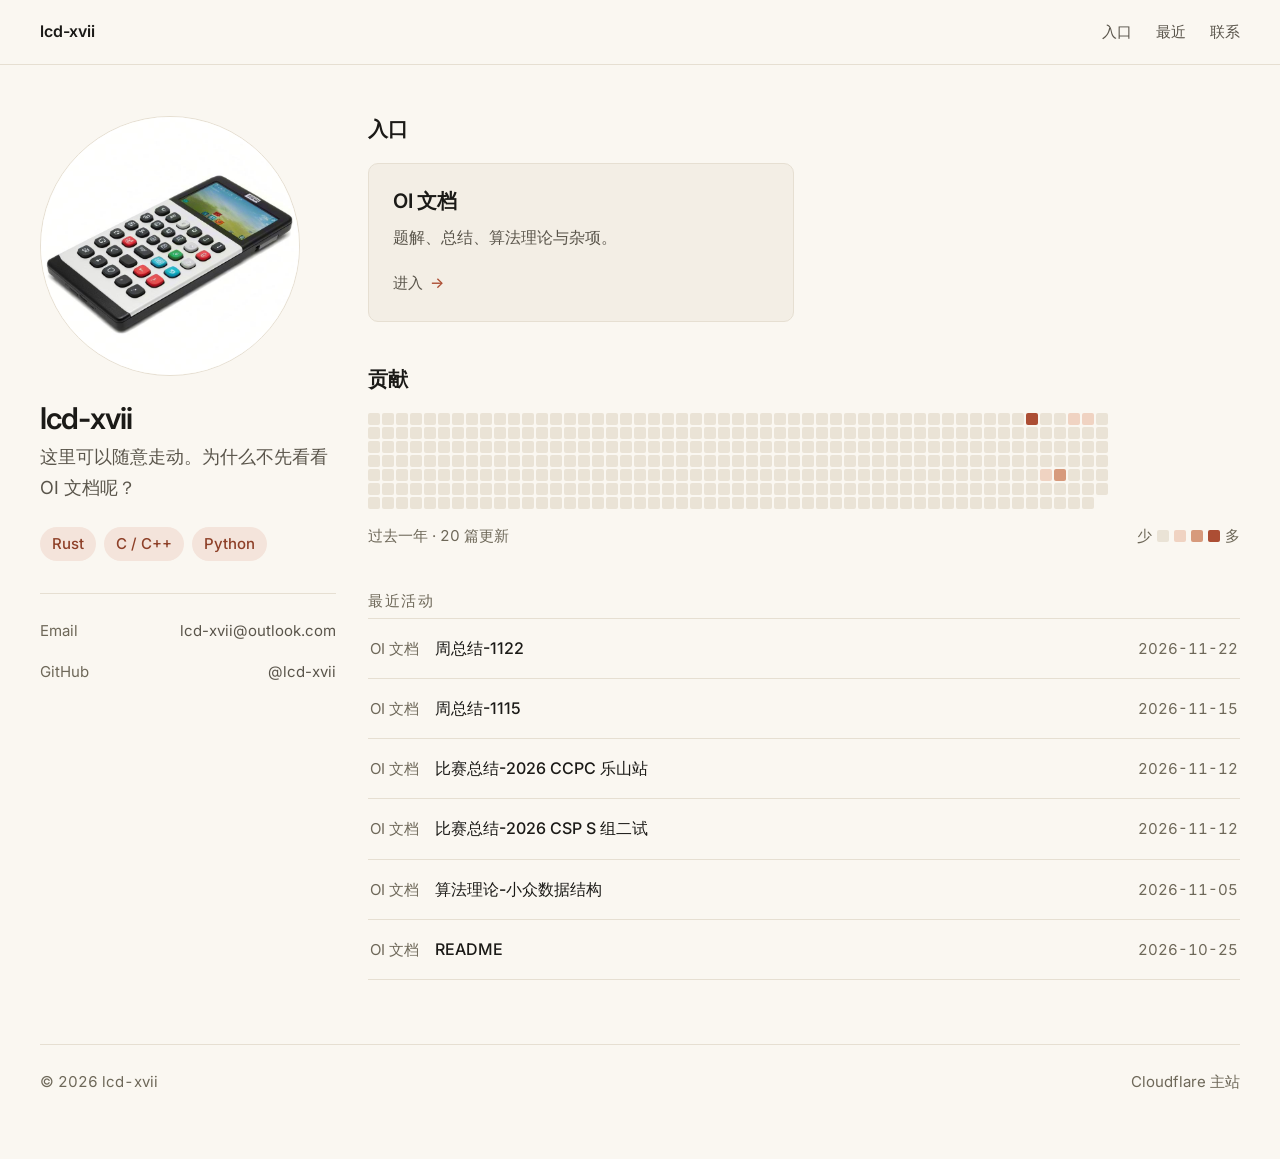
<file: index.html>
<!DOCTYPE html>
<html lang="zh-CN">
<head>
<meta charset="UTF-8">
<meta name="viewport" content="width=device-width, initial-scale=1">
<title>lcd-xvii</title>
<meta name="description" content="HERE'S lcd-xvii.">
<meta name="color-scheme" content="light">
<link rel="icon" href="assets/profile_picture.jpg" type="image/jpeg">
<link rel="apple-touch-icon" href="assets/profile_picture.jpg">
<link rel="preconnect" href="https://fonts.googleapis.com">
<link rel="preconnect" href="https://fonts.gstatic.com" crossorigin>
<link href="https://fonts.googleapis.com/css2?family=Inter:wght@400;500;600&family=Roboto+Mono:wght@400;500&display=swap" rel="stylesheet">
<link rel="stylesheet" href="assets/css/tokens.css?v=20261111-3">
<link rel="stylesheet" href="assets/css/home.css?v=20261111-3">
</head>
<body>

<a class="skip-main-content" href="#main-content">跳转到正文</a>

<header class="topbar">
  <div class="topbar-inner">
    <a class="wordmark" href="/">lcd-xvii</a>
    <nav class="nav" aria-label="主导航">
      <a href="#entry">入口</a>
      <a href="#activity">最近</a>
      <a href="#contact">联系</a>
    </nav>
  </div>
</header>

<main class="wrap" id="main-content">
  <div class="profile">

    <!-- 左：身份 -->
    <aside class="rail reveal" aria-label="身份与联系">
      <img class="avatar" src="assets/profile_picture.jpg" alt="lcd-xvii 的头像" width="260" height="260" decoding="async">
      <h1 class="name">lcd-xvii</h1>
      <p class="bio">这里可以随意走动。为什么不先看看
      <a href="oi-docs/">OI 文档</a>呢？</p>

      <ul class="pills">
        <li class="pill">Rust</li>
        <li class="pill">C / C++</li>
        <li class="pill">Python</li>
      </ul>

      <ul class="contact" id="contact">
        <li>
          <span class="k">Email</span>
          <a class="v" href="mailto:lcd-xvii@outlook.com">lcd-xvii@outlook.com</a>
        </li>
        <li>
          <span class="k">GitHub</span>
          <a class="v" href="https://github.com/lcd-xvii" target="_blank" rel="noopener">@lcd-xvii</a>
        </li>
      </ul>
    </aside>

    <!-- 右：入口卡片 + 贡献墙 + 最近活动 -->
    <div class="col">

      <section class="block" id="entry" aria-labelledby="entry-h">
        <h2 id="entry-h" class="reveal">入口</h2>
        <div class="cards">
          <a class="card reveal" style="--i:1" href="oi-docs/">
            <span class="card-title">OI 文档</span>
            <span class="card-desc">题解、总结、算法理论与杂项。</span>
            <span class="card-foot"><span class="arrow">进入</span></span>
          </a>
        </div>
      </section>

      <section class="block" id="activity" aria-labelledby="activity-h">
        <h2 id="activity-h" class="reveal">贡献</h2>
        <div class="wall reveal" id="wall" data-wall role="img" aria-label="过去一年的更新记录"></div>
        <p class="wall-meta reveal">
          <span id="wallCount">过去一年</span>
          <span class="wall-legend" aria-hidden="true">
            少
            <i data-level="0"></i><i data-level="1"></i><i data-level="2"></i><i data-level="3"></i>
            多
          </span>
        </p>

        <p class="sub reveal">最近活动</p>
        <ol class="recent reveal" id="recent"></ol>
      </section>

    </div>
  </div>

  <footer class="foot">
    <span>© <span id="year">2026</span> lcd-xvii</span>
    <a id="backupLink" href="https://lcd-xvii.com/" data-long="true">
      <span id="backupLabel">Cloudflare 主站</span>
    </a>
  </footer>
</main>

<script src="assets/js/backup.js?v=20261025-2"></script>
<script src="assets/js/home.js?v=20261111-3"></script>

</body>
</html>
</file>
<file: assets/css/tokens.css>
/* ============================================================
 * 设计系统 token（主页与 /oi-docs 共用）
 * ------------------------------------------------------------
 * 暖米白纸面 + 赤陶强调 + 全无衬线排版（Inter），代码用 Roboto Mono。
 * 规则：字号 4 级、一种强调色、1px 线分层、零渐变、页面内零阴影。
 * ============================================================ */

:root{
  /* ---------- 颜色 ---------- */
  --bg:#FAF7F1;              /* 暖调米白 */
  --surface:#F3EEE5;         /* 次要表面（卡片内凹、侧栏、代码块底） */
  --surface-2:#EFE9DE;       /* 更深的表面（悬停、表头） */
  --ink:#1B1A17;             /* 墨色 16.3:1 */
  --ink-2:#5A554B;           /* 次要文本 6.9:1 */
  --ink-3:#6E6859;           /* 三级文本 5.1:1 */
  --border:#E6DFD2;          /* 边框 */
  --border-strong:#D8CFBF;   /* 更强边框 */
  --border-hover:#D9B5A4;    /* 悬停边框（赤陶淡化） */

  --accent:#AC4E34;          /* 赤陶 5.0:1 */
  --accent-tint:#F4E4DB;     /* 柔和填充 */
  --accent-ink:#8E4028;      /* tint 上的文字 5.8:1 */

  /* 贡献墙色阶（无文字，只做视觉密度） */
  --wall-0:#EAE3D6;
  --wall-1:#F0D3C2;
  --wall-2:#D79A7C;
  --wall-3:#AC4E34;

  /* ---------- 排版：全无衬线 ---------- */
  --font-sans:'Inter',-apple-system,BlinkMacSystemFont,'Segoe UI','Noto Sans SC','PingFang SC','Microsoft YaHei',sans-serif;
  --font-mono:'Roboto Mono',ui-monospace,SFMono-Regular,Menlo,Consolas,monospace;

  --text-display:clamp(26px,2.4vw,30px);   /* 姓名 / 文档标题 */
  --text-title:20px;                       /* 区块标题、卡片标题 */
  --text-body:18px;                        /* 正文、说明 */
  --text-meta:15px;                        /* 眉标、日期、页脚、药丸、控件 */
  --text-ui:16px;                          /* 列表项、侧栏条目、目录 */

  --leading-display:1.2;
  --leading-title:1.35;
  --leading-body:1.7;
  --leading-reading:1.8;                   /* 文档正文 */
  --leading-meta:1.5;

  --reading-size:18px;                     /* 文档正文（设置里可调） */

  /* ---------- 布局 ---------- */
  --maxw:1280px;
  --gutter:clamp(20px,3.2vw,40px);
  --section-gap:clamp(40px,4vw,56px);
  --grid-gap:16px;
  --radius:10px;                           /* 卡片 / 浮层 */
  --radius-sm:8px;                         /* 控件 */
  --radius-pill:999px;
  --line:1px;
  --topbar-h:64px;
  --sidebar-w:296px;
  --article-max-width:780px;
  --wall-cell:12px;                        /* 贡献墙方格（GitHub 官方 11px，我们取 12 略放大 */

  /* ---------- 代码配色（暖纸上的低饱和语法色） ---------- */
  --code-bg:#F4EFE6;
  --code-fg:#1B1A17;
  --hl-keyword:#A34E32;
  --hl-string:#527143;
  --hl-number:#8E6528;
  --hl-title:#2F5D6E;
  --hl-type:#7A4A63;
  --hl-comment:#726B5C;
  --hl-attr:#8A5A2B;
  --hl-name:#2F5D6E;
  --hl-builtin:#7A4A63;
  --hl-add-fg:#4F6E42;
  --hl-add-bg:#E8EFE2;
  --hl-del-fg:#9E4230;
  --hl-del-bg:#F7E4DF;

  /* ---------- 动效 ---------- */
  --ease:cubic-bezier(.2,.7,.3,1);
  --t-fast:160ms;
  --t-card:200ms;
  --t-reveal:480ms;
}

/* ---------- 基座 ---------- */
*,*::before,*::after{box-sizing:border-box}

html{
  background:var(--bg);
  -webkit-text-size-adjust:100%;
}

body{
  margin:0;
  background:var(--bg);
  color:var(--ink);
  font-family:var(--font-sans);
  font-size:var(--text-body);
  line-height:var(--leading-body);
  -webkit-font-smoothing:antialiased;
  text-rendering:optimizeLegibility;
  font-feature-settings:"kern" 1;
}

a{color:inherit;text-decoration:none}
::selection{background:var(--accent-tint);color:var(--accent-ink)}
:focus-visible{outline:2px solid var(--accent);outline-offset:3px;border-radius:2px}

/* 标题：无衬线、600，字距略收 */
h1,h2,h3{font-family:var(--font-sans);font-weight:600;margin:0;letter-spacing:-.02em}
h1{font-size:var(--text-display);line-height:var(--leading-display)}
h2{font-size:var(--text-title);line-height:var(--leading-title);letter-spacing:-.012em}

/* 数字：表格数字，不额外引入字族 */
.tnum{font-variant-numeric:tabular-nums}

/* 跳转正文（无障碍） */
.skip-main-content{
  position:absolute;left:16px;top:-100%;z-index:999;
  padding:8px 14px;
  border:var(--line) solid var(--border-strong);
  border-radius:var(--radius-sm);
  background:var(--bg);
  color:var(--ink);
  font-size:var(--text-meta);
}
.skip-main-content:focus{top:12px}

@media (prefers-reduced-motion:reduce){
  *,*::before,*::after{
    animation-duration:.001ms !important;
    animation-iteration-count:1 !important;
    transition-duration:.001ms !important;
    scroll-behavior:auto !important;
  }
}
</file>
<file: assets/css/home.css>
/* ============================================================
 * 主页样式（依赖 tokens.css）
 * ------------------------------------------------------------
 * 布局参考 GitHub 主页：左侧身份栏（头像 / 名字 / 简介 / 联系），
 * 右侧顶部是入口卡片，右侧下部是贡献墙与最近更新。
 * 入口用卡片，联系不用卡片（只是带细线的文字行）。
 * ============================================================ */

/* ---------- 顶栏 ---------- */
.topbar{
  position:sticky;top:0;z-index:50;
  border-bottom:var(--line) solid var(--border);
  background:var(--bg);
  background:color-mix(in srgb,var(--bg) 92%,transparent);
  backdrop-filter:saturate(140%) blur(6px);
}
.topbar-inner{
  display:flex;align-items:center;gap:24px;
  max-width:var(--maxw);margin:0 auto;
  padding:0 var(--gutter);
  height:var(--topbar-h);
}
.wordmark{
  font-size:var(--text-ui);
  font-weight:600;
  letter-spacing:-.01em;
  transition:color var(--t-fast) var(--ease);
}
.wordmark:hover{color:var(--accent-ink)}
.nav{display:flex;align-items:center;gap:24px;margin-left:auto}
.nav a{
  font-size:var(--text-meta);
  color:var(--ink-2);
  transition:color var(--t-fast) var(--ease);
}
.nav a:hover{color:var(--accent-ink)}

/* ---------- 版心与两栏 ---------- */
.wrap{
  width:100%;max-width:var(--maxw);
  margin:0 auto;
  padding:clamp(32px,4vw,56px) var(--gutter) clamp(40px,5vw,64px);
}
.profile{
  display:grid;
  grid-template-columns:1fr;
  gap:32px;
}
@media (min-width:860px){
  .profile{grid-template-columns:296px minmax(0,1fr)}
}

/* ---------- 左：身份栏 ---------- */
.avatar{
  display:block;
  width:260px;height:260px;
  object-fit:cover;
  border-radius:50%;
  border:var(--line) solid var(--border);
  background:var(--surface);
}
.rail .name{
  margin:24px 0 6px;
  font-size:var(--text-display);
  font-weight:600;
  line-height:var(--leading-display);
  letter-spacing:-.028em;
}
.rail .tagline{
  margin:0 0 12px;
  font-size:var(--text-body);
  color:var(--ink);
}
.rail .tagline em{
  font-style:normal;
  font-weight:500;
  color:var(--accent-ink);
}
.rail .bio{
  margin:0;
  font-size:var(--text-body);
  line-height:1.7;
  color:var(--ink-2);
}

/* 药丸：语言 / 标签 */
.pills{display:flex;flex-wrap:wrap;gap:8px;margin:24px 0 0;padding:0;list-style:none}
.pill{
  display:inline-flex;align-items:center;
  padding:4px 12px;
  border-radius:var(--radius-pill);
  background:var(--accent-tint);
  color:var(--accent-ink);
  font-size:var(--text-meta);
  font-weight:500;
}

/* 联系：不是卡片，只是带细线的文字行 */
.contact{
  margin:32px 0 0;padding:16px 0 0;
  border-top:var(--line) solid var(--border);
  list-style:none;
}
.contact li{display:flex;align-items:baseline;gap:10px;padding:8px 0}
.contact .k{font-size:var(--text-meta);color:var(--ink-3)}
.contact .v{
  margin-left:auto;
  font-size:var(--text-meta);
  color:var(--ink-2);
  overflow:hidden;text-overflow:ellipsis;white-space:nowrap;
}
.contact a{transition:color var(--t-fast) var(--ease)}
.contact a:hover{color:var(--accent-ink);text-decoration:underline;text-underline-offset:3px}

/* ---------- 右：卡片列 ---------- */
.col{min-width:0}
.block + .block{margin-top:clamp(32px,3.4vw,44px)}
.block h2{margin:0 0 20px}

.cards{
  display:grid;
  grid-template-columns:repeat(auto-fill,minmax(min(100%,300px),1fr));
  gap:20px;
}
.card{
  display:flex;flex-direction:column;gap:10px;
  padding:24px;
  border:var(--line) solid var(--border);
  border-radius:var(--radius);
  background:var(--surface);
  transition:
    transform var(--t-card) var(--ease),
    border-color var(--t-fast) var(--ease);
}
a.card:hover{
  transform:translateY(-2px);
  border-color:var(--border-hover);
}
.card-title{font-size:var(--text-title);font-weight:600;letter-spacing:-.012em;line-height:1.35}
.card-desc{font-size:var(--text-ui);line-height:1.6;color:var(--ink-2)}
.card-foot{margin-top:auto;padding-top:6px}

/* 箭头链接 */
.arrow{
  display:inline-flex;align-items:center;gap:7px;
  font-size:var(--text-meta);
  font-weight:500;
  color:var(--ink-2);
  text-decoration:underline;
  text-decoration-thickness:1px;
  text-underline-offset:5px;
  text-decoration-color:transparent;
  transition:text-decoration-color var(--t-fast) var(--ease), color var(--t-fast) var(--ease);
}
.arrow::after{content:"\2192";color:var(--accent)}
.arrow:hover{color:var(--accent-ink);text-decoration-color:currentColor}

/* ---------- 贡献墙 ---------- */
.wall{
  display:grid;
  grid-auto-flow:column;
  grid-template-rows:repeat(7,1fr);
  gap:2px;
  justify-content:start;
  padding-bottom:2px;
  overflow-x:auto;
  scrollbar-width:thin;
}
.wall i{
  display:block;
  width:var(--wall-cell);
  height:var(--wall-cell);
  border-radius:2px;
  background:var(--wall-0);
}
.wall i[data-level="1"]{background:var(--wall-1)}
.wall i[data-level="2"]{background:var(--wall-2)}
.wall i[data-level="3"]{background:var(--wall-3)}
.wall-meta{
  display:flex;align-items:center;justify-content:space-between;gap:16px;
  margin:12px 0 0;
  font-size:var(--text-meta);
  color:var(--ink-3);
  font-variant-numeric:tabular-nums;
}
.wall-legend{display:inline-flex;align-items:center;gap:5px}
.wall-legend i{
  display:block;width:12px;height:12px;border-radius:2px;background:var(--wall-0);
}
.wall-legend i[data-level="1"]{background:var(--wall-1)}
.wall-legend i[data-level="2"]{background:var(--wall-2)}
.wall-legend i[data-level="3"]{background:var(--wall-3)}

/* ---------- 最近：可来自任一入口卡片 ---------- */
.sub{
  margin:40px 0 4px;
  font-size:var(--text-meta);
  font-weight:500;
  letter-spacing:.1em;
  text-transform:uppercase;
  color:var(--ink-3);
}
.recent{list-style:none;margin:0;padding:0}
.recent li{border-bottom:var(--line) solid var(--border)}
.recent li:first-child{border-top:var(--line) solid var(--border)}
.recent a{
  display:flex;align-items:baseline;gap:16px;
  padding:16px 2px;
}
.recent .src{
  flex:none;
  font-size:var(--text-meta);
  color:var(--ink-3);
  white-space:nowrap;
}
.recent .t{
  flex:1;min-width:0;
  font-size:var(--text-ui);
  font-weight:500;
  overflow:hidden;text-overflow:ellipsis;white-space:nowrap;
  transition:color var(--t-fast) var(--ease);
}
.recent .d{
  flex:none;
  font-size:var(--text-meta);
  color:var(--ink-3);
  font-variant-numeric:tabular-nums;
  white-space:nowrap;
}
.recent a:hover .t,
.recent a:hover .d{color:var(--accent-ink)}
.recent-empty{
  margin:0;padding:16px 2px;
  border-top:var(--line) solid var(--border);
  border-bottom:var(--line) solid var(--border);
  font-size:var(--text-meta);
  color:var(--ink-3);
}

/* ---------- 页脚 ---------- */
.foot{
  display:flex;align-items:center;justify-content:space-between;
  gap:16px;flex-wrap:wrap;
  margin-top:clamp(48px,5vw,64px);
  padding-top:24px;
  border-top:var(--line) solid var(--border);
  font-size:var(--text-meta);
  color:var(--ink-3);
  font-variant-numeric:tabular-nums;
}
.foot a{
  color:var(--ink-3);
  text-decoration:underline;
  text-decoration-thickness:1px;
  text-underline-offset:4px;
  text-decoration-color:transparent;
  transition:text-decoration-color var(--t-fast) var(--ease), color var(--t-fast) var(--ease);
}
.foot a:hover{color:var(--accent-ink);text-decoration-color:currentColor}

/* ---------- 滚动淡入 ---------- */
.reveal{
  opacity:0;
  transform:translateY(12px);
  transition:
    opacity var(--t-reveal) var(--ease),
    transform var(--t-reveal) var(--ease);
  transition-delay:calc(var(--i,0) * 70ms);
}
.reveal.is-in{opacity:1;transform:none}
@media (prefers-reduced-motion:reduce){
  .reveal{opacity:1;transform:none;transition:none}
}

/* ---------- 响应式 ---------- */
@media (max-width:859px){
  .avatar{width:160px;height:160px}
  .rail .name{margin-top:16px}
  .nav{display:none}
  :root{--topbar-h:56px}
}
@media (max-width:560px){
  .recent .src{display:none}   /* 窄屏只留标题与日期 */
}
</file>
